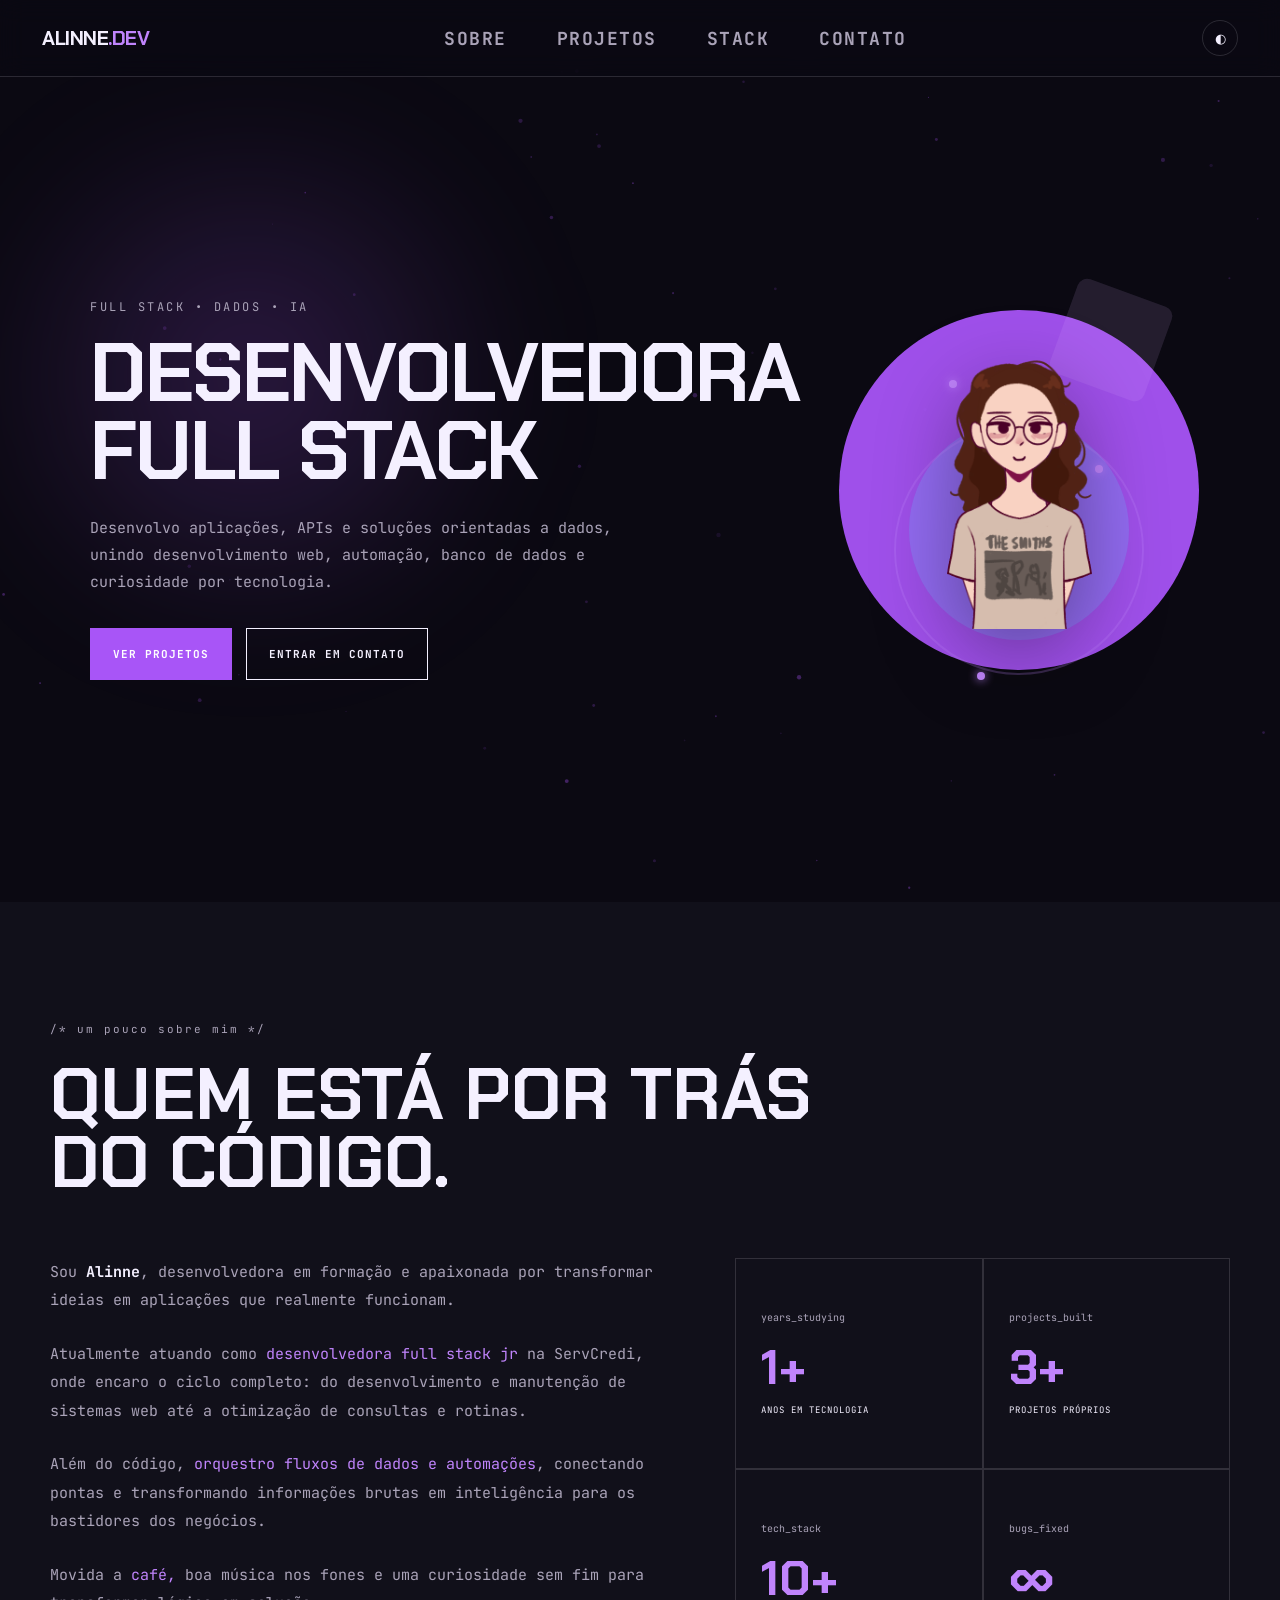
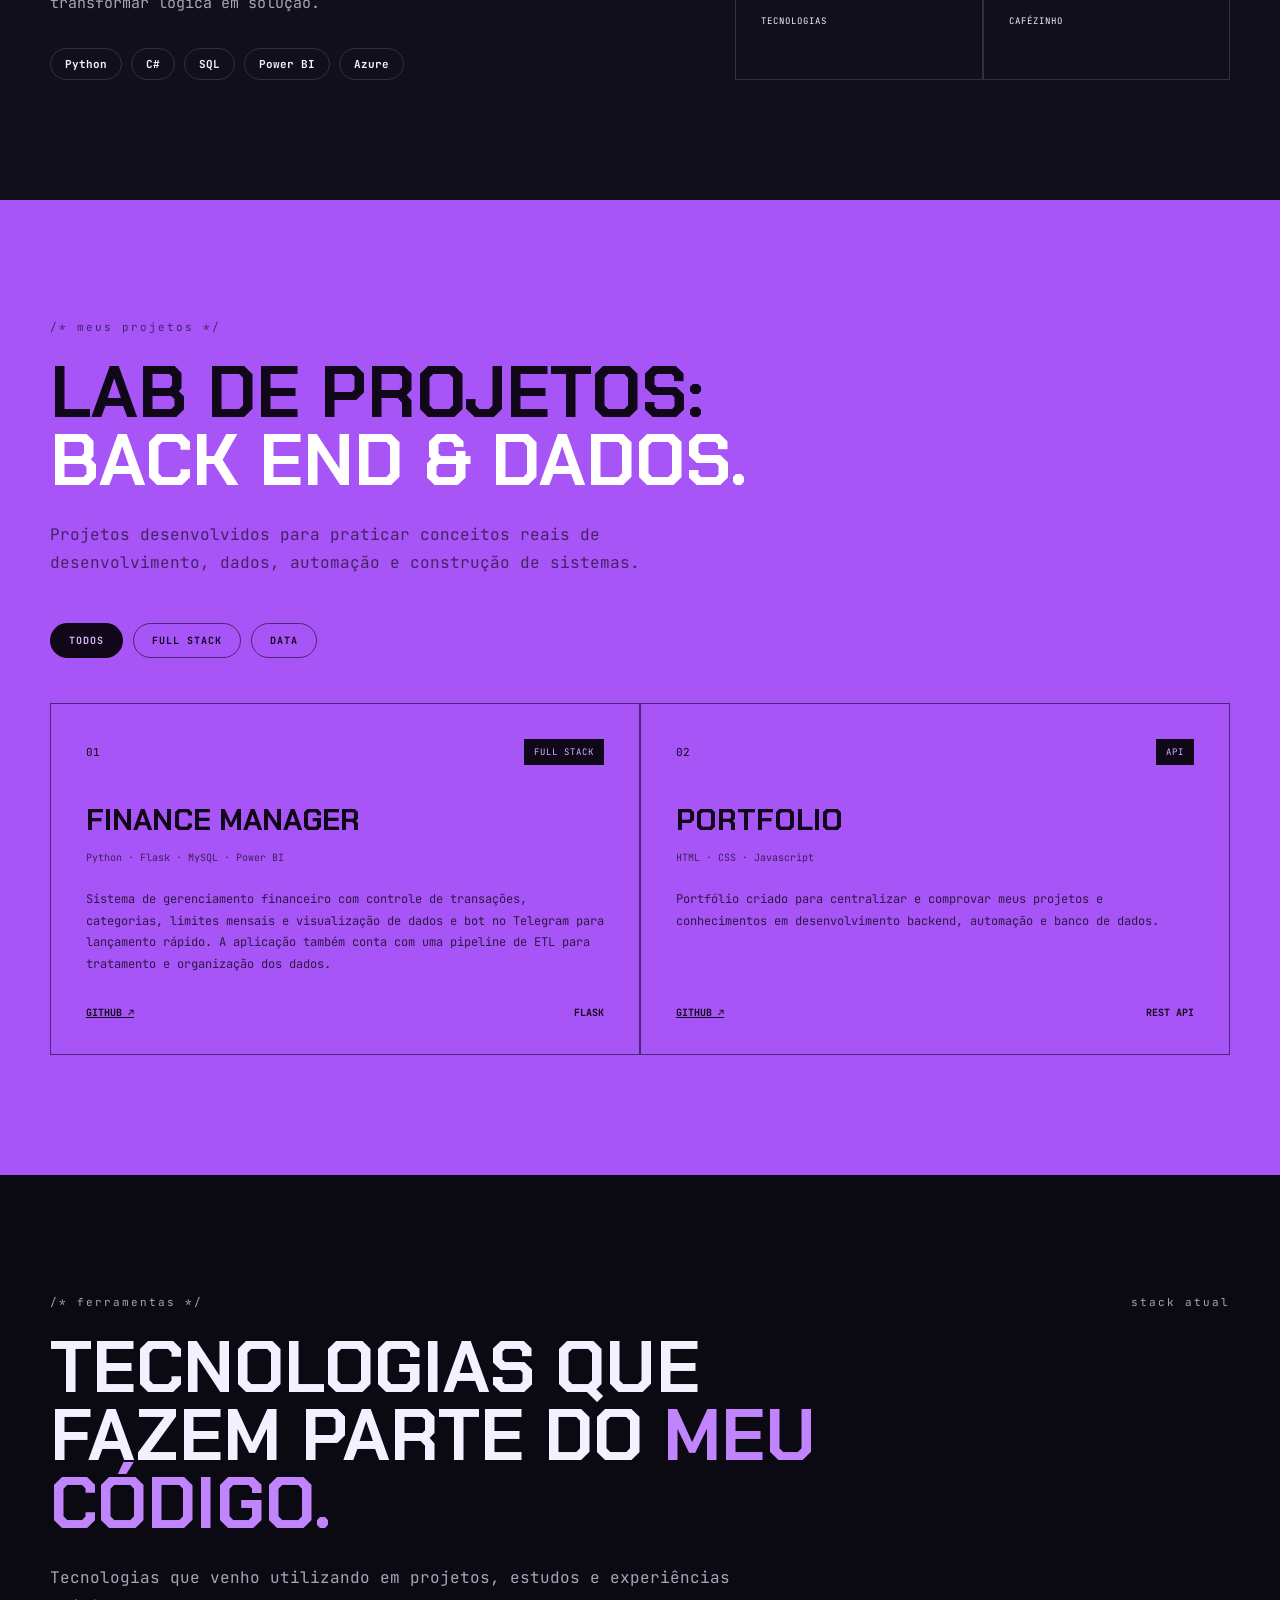
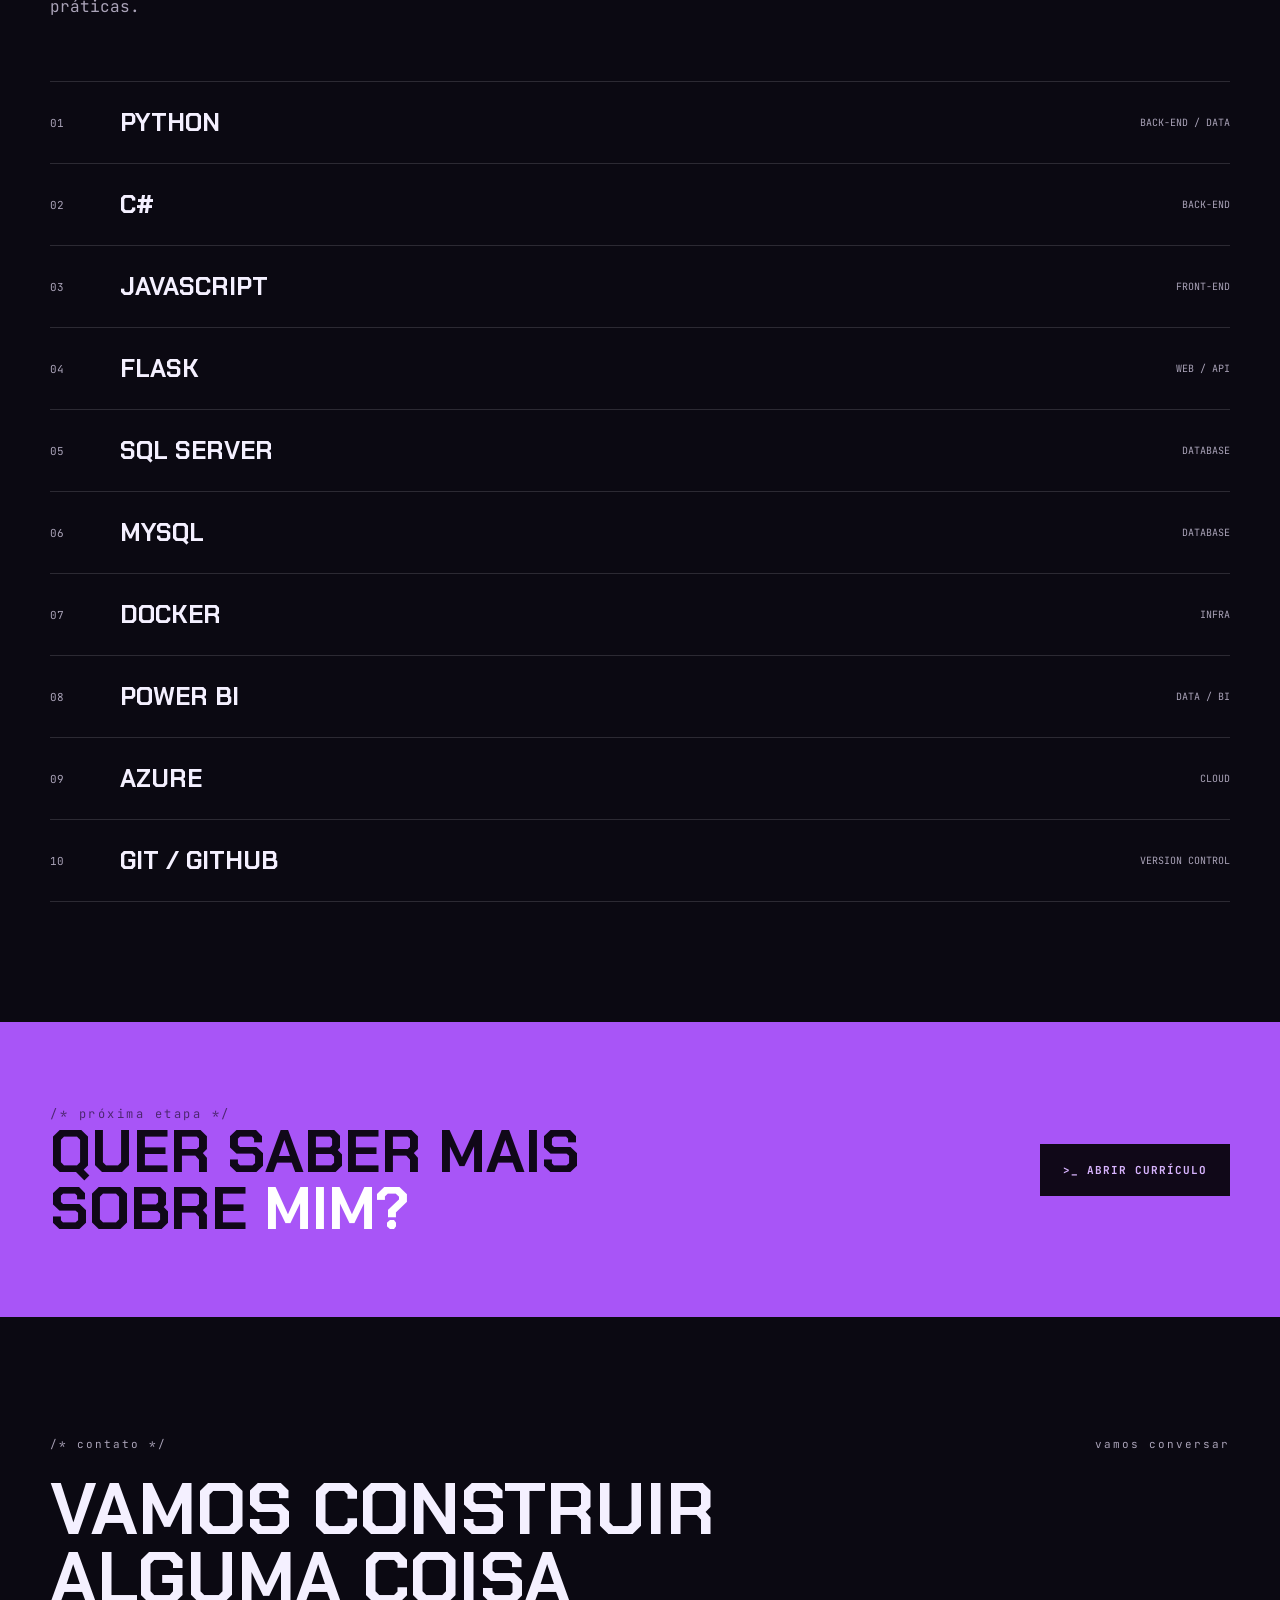
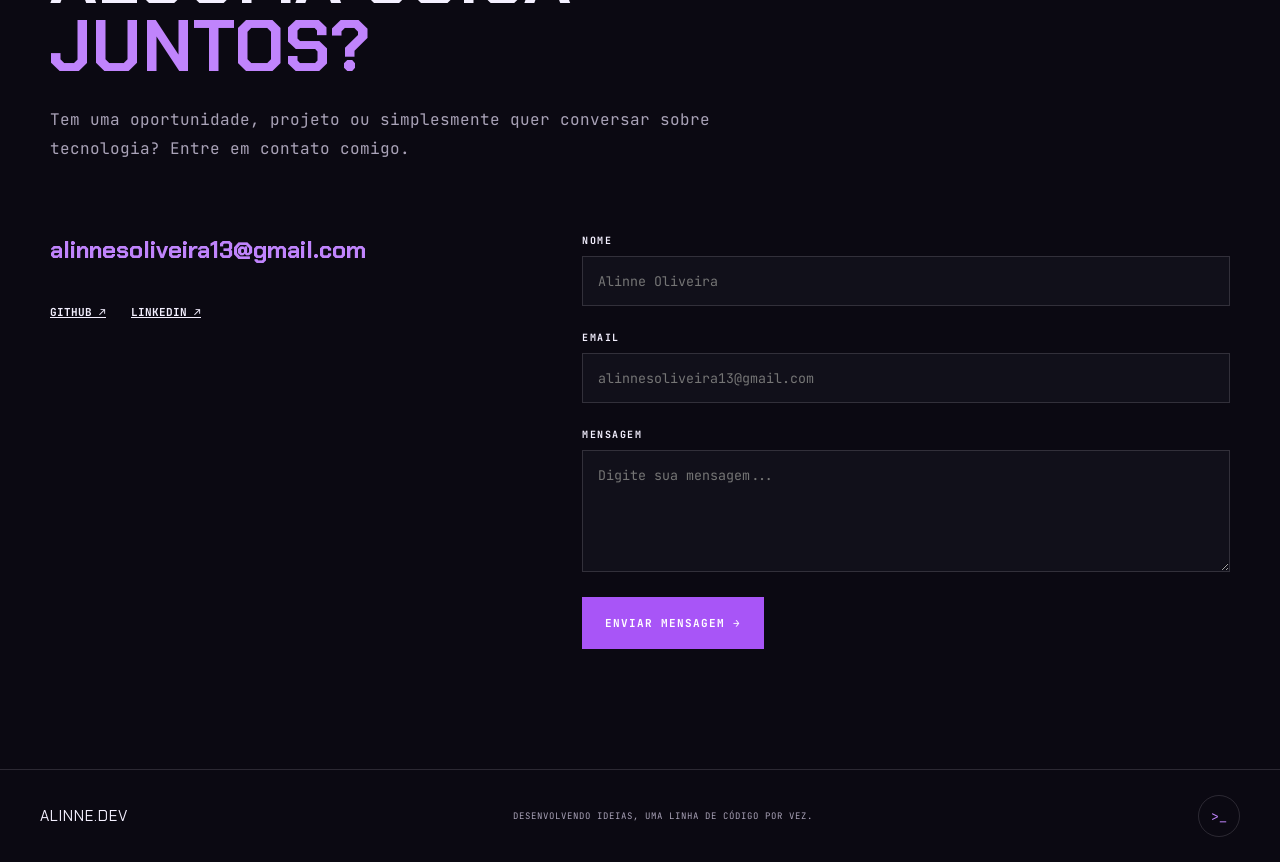
<file: index.html>
<!DOCTYPE html>
<html lang="pt-BR">
<head>
    <meta charset="UTF-8">
    <meta name="viewport" content="width=device-width, initial-scale=1.0">
    <meta name="description" content="Portfólio de Alinne Oliveira — Desenvolvedora Full Stack">
    <meta name="author" content="Alinne Oliveira">
    <title>Alinne Oliveira</title>
    <link rel="preconnect" href="https://fonts.googleapis.com">
    <link rel="preconnect" href="https://fonts.gstatic.com" crossorigin>
    <link href="https://fonts.googleapis.com/css2?family=Chakra+Petch:wght@500;600;700&family=JetBrains+Mono:wght@400;500;600;700&display=swap" rel="stylesheet">
    <link rel="stylesheet" href="style.css">
</head>
<body>

    <div class="scroll-progress" id="scrollProgress"></div>
    <canvas id="particlesCanvas"></canvas>
    <header class="navbar" id="navbar">
        <a href="#home" class="logo">
            ALINNE<span>.DEV</span>
        </a>

        <button class="menu-toggle" id="menuToggle" aria-label="Abrir menu">
            <span></span>
            <span></span>
            <span></span>
        </button>

        <nav class="nav-links" id="navLinks">
            <a href="#about">SOBRE</a>
            <a href="#projects">PROJETOS</a>
            <a href="#stack">STACK</a>
            <!--<a href="#journey">JORNADA</a>-->
            <a href="#contact">CONTATO</a>
        </nav>

        <div class="nav-actions">
            <button id="themeToggle" class="circle-button" aria-label="Alternar tema">
                ◐
            </button>

           <!--- <span class="availability">
                <span class="status-dot"></span>
                OPEN TO WORK
            </span> -->
        </div>
    </header>

    <main>
        <section class="hero" id="home">
            <div class="hero-content">
                <div class="eyebrow">
                    FULL STACK • DADOS • IA
                </div>
                <h1 class="hero-title">DESENVOLVEDORA<br>FULL STACK</h1>

                <p class="hero-description">
                    Desenvolvo aplicações, APIs e soluções orientadas
                    a dados, unindo desenvolvimento web, automação,
                    banco de dados e curiosidade por tecnologia.
                </p>

                <div class="hero-buttons">
                    <a href="#projects" class="button primary">
                        VER PROJETOS 
                    </a>

                    <a href="#contact" class="button secondary">
                        ENTRAR EM CONTATO
                    </a>
                </div>
            </div>

            <div class="hero-visual">
                <div class="visual-shapes">
                    <div class="shape circle-main"></div>
                    <div class="shape circle-secondary"></div>
                    <div class="shape ring"></div>
                    <div class="shape square"></div>
                    <div class="shape dot dot-one"></div>
                    <div class="shape dot dot-two"></div>
                    <div class="shape dot dot-three"></div>
                </div>

                <div class="image-container">
                    <img src="assets/eu.png" alt="euzin" class="profile-image">
                </div>
            </div>
        </section>
        <section class="section about" id="about">
            <div class="section-inner">
                <div class="section-label">
                    <span>/* um pouco sobre mim */</span>
                </div>
                <h2>
                    QUEM ESTÁ POR TRÁS
                    <br>
                    DO CÓDIGO.
                </h2>

                <div class="about-grid reveal">
                    <div class="about-text">
                        <p>
                            Sou <strong>Alinne</strong>, desenvolvedora
                            em formação e apaixonada por transformar
                            ideias em aplicações que realmente funcionam.
                        </p>

                        <p>
                            Atualmente atuando como <span class="highlight">desenvolvedora full stack jr</span>
                            na ServCredi, onde encaro o ciclo completo: do desenvolvimento e manutenção de sistemas web 
                            até a otimização de consultas e rotinas.
                        </p>

                       <p>
                             Além do código, <span class="highlight">orquestro fluxos de dados e automações</span>, 
                            conectando pontas e transformando informações brutas em inteligência para os bastidores dos negócios.
                        </p>

                        <p>
                            Movida a <span class="highlight">café,</span> boa música nos fones e uma curiosidade sem fim para transformar lógica em solução.
                        </p>

                        <div class="tag-container">
                            <span>Python</span>
                            <span>C#</span>
                            <span>SQL</span>
                            <span>Power BI</span>
                            <span>Azure</span>
                        </div>
                    </div>
                    <div class="stats-grid">
                        <div class="stat-card">
                            <span class="stat-key">years_studying</span>
                            <strong>1+</strong>
                            <small>ANOS EM TECNOLOGIA</small>
                        </div>

                        <div class="stat-card">
                            <span class="stat-key">projects_built</span>
                            <strong>3+</strong>
                            <small>PROJETOS PRÓPRIOS</small>
                        </div>

                        <div class="stat-card">
                            <span class="stat-key">tech_stack</span>
                            <strong>10+</strong>
                            <small>TECNOLOGIAS</small>
                        </div>

                        <div class="stat-card">
                            <span class="stat-key">bugs_fixed</span>
                            <strong>∞</strong>
                            <small>CAFÉZINHO</small>
                        </div>
                    </div>
                </div>
            </div>
        </section>
        <section class="section projects" id="projects">
            <div class="section-inner">
                <div class="section-label">
                    <span>/* meus projetos */</span>
                </div>
                <h2>
                    LAB DE PROJETOS:
                    <br>
                    <span>BACK END & DADOS.</span>
                </h2>

                <p class="section-description">
                    Projetos desenvolvidos para praticar conceitos
                    reais de desenvolvimento, dados, automação
                    e construção de sistemas.
                </p>

                <div class="filter-container">
                    <button class="filter active" data-filter="all">TODOS</button>
                    <button class="filter" data-filter="fullstack">FULL STACK</button>
                    <button class="filter" data-filter="data">DATA</button>
                    <!--<button class="filter" data-filter="automation">AUTOMAÇÃO</button>-->
                    <!--<button class="filter" data-filter="web">WEB</button>-->
                </div>

                <div class="projects-grid">
                    <article class="project-card" data-category="fullstack data">
                        <div class="project-header">
                            <span class="project-number">01</span>
                            <span class="project-type">FULL STACK</span>
                        </div>
                        <h3>FINANCE MANAGER</h3>
                        <div class="project-tech">
                            Python · Flask · MySQL · Power BI
                        </div>
                        <p>
                            Sistema de gerenciamento financeiro com
                            controle de transações, categorias,
                            limites mensais e visualização de dados e
                             bot no Telegram para lançamento rápido.
                            A aplicação também conta com uma pipeline
                            de ETL para tratamento e organização dos dados.
                        </p>
                        <div class="project-footer">
                            <a href="https://github.com/alinneoliveira-dev/finance-manager" target="_blank" rel="noopener noreferrer">GITHUB ↗</a>
                            <span>FLASK</span>
                        </div>
                    </article>

                    <article class="project-card" data-category="fullstack">
                        <div class="project-header">
                            <span class="project-number">02</span>
                            <span class="project-type">API</span>
                        </div>
                        <h3>PORTFOLIO</h3>

                        <div class="project-tech">
                            HTML · CSS · Javascript
                        </div>

                        <p>
                            Portfólio criado para centralizar e comprovar meus projetos e conhecimentos em desenvolvimento backend, automação e banco de dados.
                        </p>

                        <div class="project-footer">
                            <a href="#" target="_blank">GITHUB ↗</a>
                            <span>REST API</span>
                        </div>
                    </article>

                </div>
            </div>
        </section>

        <!-- STACK -->
        <section class="section stack" id="stack">
            <div class="section-inner">
                <div class="section-label">
                    <span>/* ferramentas */</span>
                    <span>stack atual</span>
                </div>

                <h2>
                    TECNOLOGIAS QUE
                    <br>
                    FAZEM PARTE DO
                    <span>MEU CÓDIGO.</span>
                </h2>

                <p class="section-description">
                    Tecnologias que venho utilizando em projetos,
                    estudos e experiências práticas.
                </p>

                <div class="stack-list">
                    <div class="stack-item">
                        <span class="stack-index">01</span>
                        <span class="stack-name">PYTHON</span>
                        <span class="stack-area">BACK-END / DATA</span>
                    </div>

                    <div class="stack-item">
                        <span class="stack-index">02</span>
                        <span class="stack-name">C#</span>
                        <span class="stack-area">BACK-END</span>
                    </div>

                    <div class="stack-item">
                        <span class="stack-index">03</span>
                        <span class="stack-name">JAVASCRIPT</span>
                        <span class="stack-area">FRONT-END</span>
                    </div>

                    <div class="stack-item">
                        <span class="stack-index">04</span>
                        <span class="stack-name">FLASK</span>
                        <span class="stack-area">WEB / API</span>
                    </div>

                    <div class="stack-item">
                        <span class="stack-index">05</span>
                        <span class="stack-name">SQL SERVER</span>
                        <span class="stack-area">DATABASE</span>
                    </div>

                    <div class="stack-item">
                        <span class="stack-index">06</span>
                        <span class="stack-name">MYSQL</span>
                        <span class="stack-area">DATABASE</span>
                    </div>

                    <div class="stack-item">
                        <span class="stack-index">07</span>
                        <span class="stack-name">DOCKER</span>
                        <span class="stack-area">INFRA</span>
                    </div>

                    <div class="stack-item">
                        <span class="stack-index">08</span>
                        <span class="stack-name">POWER BI</span>
                        <span class="stack-area">DATA / BI</span>
                    </div>

                    <div class="stack-item">
                        <span class="stack-index">09</span>
                        <span class="stack-name">AZURE</span>
                        <span class="stack-area">CLOUD</span>
                    </div>

                    <div class="stack-item">
                        <span class="stack-index">10</span>
                        <span class="stack-name">GIT / GITHUB</span>
                        <span class="stack-area">VERSION CONTROL</span>
                    </div>
                </div>
            </div>
        </section>

  

        <!-- CURRÍCULO -->
        <section class="cv-section" id="cv">
            <div class="cv-inner">
                <div>
                    <span class="eyebrow">/* próxima etapa */</span>

                    <h2>
                        QUER SABER MAIS
                        <br>
                        SOBRE <span>MIM?</span>
                    </h2>
                </div>

                <a href="assets/curriculo.pdf" target="_blank" class="button dark-button">
                    &gt;_ ABRIR CURRÍCULO
                </a>
            </div>
        </section>

        <!-- CONTATO -->
        <section class="section contact" id="contact">
            <div class="section-inner">
                <div class="section-label">
                    <span>/* contato */</span>
                    <span>vamos conversar</span>
                </div>

                <h2>
                    VAMOS CONSTRUIR
                    <br>
                    ALGUMA COISA
                    <span>JUNTOS?</span>
                </h2>

                <p class="section-description">
                    Tem uma oportunidade, projeto ou simplesmente
                    quer conversar sobre tecnologia?
                    Entre em contato comigo.
                </p>

                <div class="contact-grid">
                    <div class="contact-info">
                        <a href="mailto:alinnesoliveira13@gmail.com" class="contact-email">
                            alinnesoliveira13@gmail.com
                        </a>
                        <div class="social-links">
                           <a href="https://github.com/alinneoliveira-dev" target="_blank">GITHUB ↗</a>
                           <a href="https://www.linkedin.com/in/alinne-oliveira" target="_blank">LINKEDIN ↗</a>
                        </div>
                      </div>

                    <form class="contact-form" id="contactForm">
                        <div class="input-group">
                            <label for="name">NOME</label>
                            <input type="text" id="name" placeholder="Alinne Oliveira" required>
                        </div>

                        <div class="input-group">
                            <label for="email">EMAIL</label>
                            <input type="email" id="email" placeholder="alinnesoliveira13@gmail.com" required>
                        </div>

                        <div class="input-group">
                            <label for="message">MENSAGEM</label>
                            <textarea id="message" rows="5" placeholder="Digite sua mensagem..." required></textarea>
                        </div>

                        <button type="submit" class="button primary">
                            ENVIAR MENSAGEM →
                        </button>
                    </form>
                </div>
            </div>
        </section>

    </main>

    <!-- FOOTER -->
    <footer>
        <div>ALINNE.DEV</div>

        <div>
            DESENVOLVENDO IDEIAS,
            UMA LINHA DE CÓDIGO POR VEZ.
        </div>

        <button id="backTop">
            &gt;_
        </button>
    </footer>

    <!-- JAVASCRIPT -->
    <script src="script.js"></script>
</body>
</html>
</file>
<file: style.css>
:root {
    --bg: #f7f5fa;
    --bg-secondary: #eeebf3;
    --text: #17121f;
    --text-secondary: #625b6d;
    --accent: #7c3aed;
    --accent-light: #a855f7;
    --accent-soft: #c084fc;
    --blue: #6366f1;
    --panel: #ffffff;
    --border: rgba(23, 18, 31, 0.15);
    --max-width: 1180px;
    --transition: 0.25s ease;
}
/*dark mode */
body.dark {
    --bg: #0b0912;
    --bg-secondary: #11101a;
    --text: #f4f0ff;
    --text-secondary: #aaa3b8;
    --accent: #a855f7;
    --accent-light: #c084fc;
    --accent-soft: #d8b4fe;
    --blue: #818cf8;
    --panel: #11101a;
    --border: rgba(244, 240, 255, 0.14);
}

* {
    margin: 0;
    padding: 0;
    box-sizing: border-box;
}

html {
    scroll-behavior: smooth;
}

body {
    background: var(--bg);
    color: var(--text);
    font-family: "JetBrains Mono", monospace;
    overflow-x: hidden;
    transition: background-color .3s ease, color .3s ease;
}

a {
    color: inherit;
    text-decoration: none;
}

button,
input,
textarea {
    font-family: inherit;
}

::selection {
    background: var(--accent);
    color: white;
}


.scroll-progress {
    position: fixed;
    top: 0;
    left: 0;
    width: 0%;
    height: 3px;
    background: var(--accent-light);
    box-shadow: 0 0 12px var(--accent);
    z-index: 9999;
}

/* particulas */

#particlesCanvas {
    position: fixed;
    inset: 0;
    width: 100%;
    height: 100%;
    pointer-events: none;
    z-index: 0;
    opacity: .45;
}

.navbar {
    position: sticky;
    top: 0;
    z-index: 1000;
    width: 100%;
    display: flex;
    align-items: center;
    justify-content: space-between;
    gap: 30px;
    padding: 20px 42px;
    background: rgba(11, 9, 18, .72);
    backdrop-filter: blur(12px);
    border-bottom: 1px solid var(--border);
}

.logo {
    font-family: "Chakra Petch", sans-serif;
    font-size: 20px;
    font-weight: 700;
    letter-spacing: -.5px;
    white-space: nowrap;
}

.logo span {
    color: var(--accent-light);
}

.nav-links {
    display: flex;
    align-items: center;
    gap: 50px;
}

.nav-links a {
    font-size: 18px;
    font-weight: 700;
    letter-spacing: 1.5px;
    color: var(--text-secondary);
    transition: var(--transition);
}

.nav-links a:hover {
    color: var(--accent-light);
}

.nav-actions {
    display: flex;
    align-items: center;
    gap: 12px;
}

.circle-button {
    width: 36px;
    height: 36px;
    border-radius: 50%;
    background: transparent;
    border: 1px solid var(--border);
    color: var(--text);
    cursor: pointer;
    transition: var(--transition);
}

.circle-button:hover {
    background: var(--text);
    color: var(--bg);
}

.availability {
    display: flex;
    align-items: center;
    gap: 8px;
    padding: 7px 13px;
    border: 1px solid var(--border);
    border-radius: 30px;
    font-size: 10px;
    letter-spacing: 1.2px;
    font-weight: 700;
}

.status-dot {
    width: 7px;
    height: 7px;
    border-radius: 50%;
    background: var(--accent-light);
    box-shadow: 0 0 8px var(--accent-light);
}

.menu-toggle {
    display: none;
    background: transparent;
    border: none;
    cursor: pointer;
}

.menu-toggle span {
    display: block;
    width: 25px;
    height: 2px;
    margin: 5px;
    background: var(--text);
}

/* hero */

.hero {
    position: relative;
    max-width: var(--max-width);
    min-height: calc(100vh - 75px);
    margin: auto;
    padding: 80px 40px;
    display: grid;
    grid-template-columns: 1.1fr .9fr;
    align-items: center;
    gap: 80px;
    z-index: 1;
}

.hero::before {
    content: "";
    position: absolute;
    width: 700px;
    height: 500px;
    left: -150px;
    top: 50px;
    background: radial-gradient(circle, rgba(168, 85, 247, .22), transparent 65%);
    filter: blur(60px);
    z-index: -1;
}

.eyebrow {
    font-size: 12px;
    letter-spacing: 2.5px;
    color: var(--text-secondary);
    margin-bottom: 20px;
}

.hero-title,
.section h2,
.cv-section h2 {
    font-family: "Chakra Petch", sans-serif;
    font-weight: 700;
    text-transform: uppercase;
    line-height: .95;
}

.hero-title {
    font-size: clamp(48px, 7vw, 82px);
    letter-spacing: -2px;
}

.hero-title span {
    color: var(--accent-light);
}

.hero-description {
    max-width: 560px;
    margin-top: 25px;
    color: var(--text-secondary);
    font-size: 15px;
    line-height: 1.8;
}

.hero-buttons {
    display: flex;
    flex-wrap: wrap;
    gap: 14px;
    margin-top: 32px;
}

.button {
    display: inline-flex;
    align-items: center;
    justify-content: center;
    min-height: 52px;
    padding: 0 22px;
    border: 1px solid var(--text);
    font-size: 11px;
    letter-spacing: 1px;
    font-weight: 700;
    cursor: pointer;
    transition: var(--transition);
}

.button.primary {
    background: var(--accent);
    color: white;
    border-color: var(--accent);
}

.button.primary:hover {
    background: var(--accent-light);
    transform: translateY(-3px);
    box-shadow: 0 12px 30px rgba(168, 85, 247, .25);
}

.button.secondary {
    background: transparent;
    color: var(--text);
}

.button.secondary:hover {
    background: var(--text);
    color: var(--bg);
}

.hero-visual {
    position: relative;
    min-height: 500px;
    display: flex;
    align-items: center;
    justify-content: center;
}

.visual-shapes {
    position: absolute;
    inset: 0;
}

.shape {
    position: absolute;
}

.circle-main {
    width: 360px;
    height: 360px;
    border-radius: 50%;
    background: var(--accent);
    opacity: .95;
    left: 50%;
    top: 50%;
    transform: translate(-50%, -50%);
}

.circle-secondary {
    width: 220px;
    height: 220px;
    border-radius: 70%;
    background: var(--blue);
    opacity: .45;
    left: 50%;
    top: 58%;
    transform: translate(-50%, -50%);
}

.ring {
    width: 250px;
    height: 250px;
    border: 2px solid var(--accent-light);
    border-radius: 50%;
    left: 50%;
    top: 62%;
    transform: translate(-50%, -50%);
    opacity: .25;
}

.square {
    width: 100px;
    height: 100px;
    border-radius: 10px;
    background: var(--accent-soft);
    opacity: .12;
    left: 65%;
    top: 10%;
    transform: rotate(20deg);
}

.dot {
    width: 8px;
    height: 8px;
    border-radius: 50%;
    background: var(--accent-light);
    box-shadow: 0 0 10px var(--accent-light);
}

.dot-one {
    left: 25%;
    top: 28%;
}

.dot-two {
    right: 20%;
    top: 45%;
}

.dot-three {
    left: 35%;
    bottom: 12%;
}
.image-container {
    position: relative;
    width: 80%;
    z-index: 2;
    display: flex;
    justify-content: center;
}

.profile-image {
    width: 125%;
    max-height: 800px;
    object-fit: contain;
    filter: drop-shadow(0 25px 40px rgba(0,0,0,.35));
    transition: .4s ease;
}

.profile-image:hover {
    transform: translateY(-8px);
}

/* seções */

.section {
    position: relative;
    z-index: 1;
    padding: 120px 40px;
}

.section-inner {
    max-width: var(--max-width);
    margin: auto;
}

.section-label {
    display: flex;
    justify-content: space-between;
    gap: 30px;
    margin-bottom: 25px;
    color: var(--text-secondary);
    font-size: 11px;
    letter-spacing: 2px;
}

.section h2 {
    font-size: clamp(42px, 6vw, 72px);
    max-width: 850px;
}

.section h2 span {
    color: var(--accent-light);
}

.section-description {
    max-width: 700px;
    margin-top: 25px;
    color: var(--text-secondary);
    line-height: 1.8;
}

/* sobre mim */

.about {
    background: var(--bg-secondary);
}

.about-grid {
    display: grid;
    grid-template-columns: 1.1fr .9fr;
    gap: 80px;
    margin-top: 60px;
}

.about-text p {
    font-size: 15px;
    line-height: 1.9;
    color: var(--text-secondary);
    margin-bottom: 25px;
}

.about-text strong {
    color: var(--text);
}

.highlight {
    color: var(--accent-light);
}

.tag-container {
    display: flex;
    flex-wrap: wrap;
    gap: 9px;
    margin-top: 30px;
}

.tag-container span {
    border: 1px solid var(--border);
    border-radius: 30px;
    padding: 8px 14px;
    font-size: 11px;
    font-weight: 700;
}

.stats-grid {
    display: grid;
    grid-template-columns: repeat(2, 1fr);
}

.stat-card {
    min-height: 170px;
    padding: 25px;
    border: 1px solid var(--border);
    background: var(--panel);
    display: flex;
    flex-direction: column;
    justify-content: center;
}

.stat-key {
    font-size: 10px;
    color: var(--text-secondary);
    margin-bottom: 12px;
}

.stat-card strong {
    font-family: "Chakra Petch", sans-serif;
    font-size: 48px;
    color: var(--accent-light);
}

.stat-card small {
    margin-top: 5px;
    font-size: 9px;
    letter-spacing: 1px;
}

/* projetos */

.projects {
    background: var(--accent);
    color: #100818;
}

.projects .section-label,
.projects .section-description {
    color: rgba(16, 8, 24, .65);
}

.projects h2 span {
    color: #ffffff;
}

.filter-container {
    display: flex;
    flex-wrap: wrap;
    gap: 10px;
    margin: 45px 0;
}

.filter {
    background: transparent;
    border: 1px solid rgba(16, 8, 24, .6);
    border-radius: 30px;
    padding: 10px 18px;
    font-size: 10px;
    font-weight: 700;
    letter-spacing: 1px;
    cursor: pointer;
    color: #100818;
}

.filter.active,
.filter:hover {
    background: #100818;
    color: var(--accent-soft);
}

.projects-grid {
    display: grid;
    grid-template-columns: repeat(2, 1fr);
}

.project-card {
    padding: 35px;
    min-height: 350px;
    border: 1px solid rgba(16, 8, 24, .6);
    display: flex;
    flex-direction: column;
    transition: .3s ease;
}

.project-card:hover {
    background: rgba(255,255,255,.08);
    transform: translateY(-4px);
}

.project-card.hidden {
    display: none;
}

.project-header {
    display: flex;
    justify-content: space-between;
    align-items: center;
    margin-bottom: 35px;
}

.project-number {
    font-size: 11px;
}

.project-type {
    background: #100818;
    color: var(--accent-soft);
    padding: 7px 10px;
    font-size: 9px;
    letter-spacing: 1px;
}

.project-card h3 {
    font-family: "Chakra Petch", sans-serif;
    font-size: 30px;
    margin-bottom: 12px;
}

.project-tech {
    font-size: 10px;
    opacity: .7;
    margin-bottom: 25px;
}

.project-card p {
    font-size: 12px;
    line-height: 1.8;
    opacity: .8;
}

.project-footer {
    display: flex;
    justify-content: space-between;
    align-items: center;
    margin-top: auto;
    padding-top: 30px;
    font-size: 10px;
    font-weight: 700;
}

.project-footer a {
    text-decoration: underline;
}

.stack {
    background: var(--bg);
}

.stack-list {
    margin-top: 60px;
    border-top: 1px solid var(--border);
}

.stack-item {
    display: grid;
    grid-template-columns: 70px 1fr 200px;
    align-items: center;
    padding: 24px 0;
    border-bottom: 1px solid var(--border);
    transition: .25s ease;
}

.stack-item:hover {
    padding-left: 15px;
    color: var(--accent-light);
}

.stack-index {
    color: var(--text-secondary);
    font-size: 11px;
}

.stack-name {
    font-family: "Chakra Petch", sans-serif;
    font-size: 25px;
    font-weight: 700;
}

.stack-area {
    color: var(--text-secondary);
    font-size: 10px;
    text-align: right;
}

.journey {
    background: var(--bg-secondary);
}

.timeline {
    margin-top: 70px;
    border-left: 1px solid var(--border);
}

.timeline-item {
    display: grid;
    grid-template-columns: 180px 1fr;
    gap: 40px;
    padding: 0 0 70px 35px;
    position: relative;
}

.timeline-item::before {
    content: "";
    position: absolute;
    width: 9px;
    height: 9px;
    border-radius: 50%;
    background: var(--accent);
    left: -5px;
    top: 5px;
    box-shadow: 0 0 12px var(--accent);
}

.timeline-year {
    font-size: 12px;
    color: var(--accent-light);
    font-weight: 700;
}

.timeline-content > span {
    font-size: 10px;
    color: var(--text-secondary);
    letter-spacing: 1.5px;
}

.timeline-content h3 {
    font-family: "Chakra Petch", sans-serif;
    font-size: 32px;
    margin: 10px 0 15px;
}

.timeline-content p {
    max-width: 650px;
    color: var(--text-secondary);
    font-size: 13px;
    line-height: 1.8;
}

/* curriculo */

.cv-section {
    position: relative;
    z-index: 1;
    background: var(--accent);
    color: #100818;
    padding: 80px 40px;
}

.cv-inner {
    max-width: var(--max-width);
    margin: auto;
    display: flex;
    align-items: center;
    justify-content: space-between;
    gap: 40px;
}

.cv-section .eyebrow {
    color: rgba(16,8,24,.6);
}

.cv-section h2 {
    font-size: clamp(40px, 5vw, 60px);
}

.cv-section h2 span {
    color: white;
}

.dark-button {
    background: #100818;
    border-color: #100818;
    color: var(--accent-soft);
    white-space: nowrap;
}

.dark-button:hover {
    background: transparent;
    color: #100818;
}

/* contato */

.contact {
    background: var(--bg);
}

.contact-grid {
    display: grid;
    grid-template-columns: .8fr 1.2fr;
    gap: 100px;
    margin-top: 70px;
}

.contact-email {
    font-family: "Chakra Petch", sans-serif;
    font-size: 24px;
    font-weight: 700;
    color: var(--accent-light);
}

.social-links {
    display: flex;
    gap: 25px;
    margin-top: 40px;
}

.social-links a {
    font-size: 11px;
    font-weight: 700;
    text-decoration: underline;
}

.contact-form {
    display: flex;
    flex-direction: column;
    gap: 25px;
}

.input-group {
    display: flex;
    flex-direction: column;
    gap: 9px;
}

.input-group label {
    font-size: 10px;
    letter-spacing: 1.5px;
    font-weight: 700;
}

.input-group input,
.input-group textarea {
    width: 100%;
    padding: 15px;
    border: 1px solid var(--border);
    background: var(--panel);
    color: var(--text);
    outline: none;
    resize: vertical;
}

.input-group input:focus,
.input-group textarea:focus {
    border-color: var(--accent-light);
    box-shadow: 0 0 0 2px rgba(168,85,247,.08);
}

.contact-form .button {
    align-self: flex-start;
}

footer {
    position: relative;
    z-index: 1;
    padding: 25px 40px;
    display: flex;
    align-items: center;
    justify-content: space-between;
    gap: 20px;
    border-top: 1px solid var(--border);
    font-size: 9px;
    color: var(--text-secondary);
    letter-spacing: 1px;
}

footer > div:first-child {
    font-family: "Chakra Petch", sans-serif;
    font-size: 15px;
    color: var(--text);
}

#backTop {
    width: 42px;
    height: 42px;
    border-radius: 50%;
    border: 1px solid var(--border);
    background: transparent;
    color: var(--accent-light);
    cursor: pointer;
}

.reveal {
    opacity: 0;
    transform: translateY(25px);
    transition: opacity .7s ease, transform .7s ease;
}

.reveal.visible {
    opacity: 1;
    transform: translateY(0);
}

/* responsivo */

@media (max-width: 900px) {
    .navbar {
        padding: 16px 20px;
        flex-wrap: wrap;
    }

    .menu-toggle {
        display: block;
        order: 2;
    }

    .nav-actions {
        order: 3;
    }

    .nav-links {
        display: none;
        width: 100%;
        order: 4;
        flex-direction: column;
        align-items: flex-start;
        gap: 20px;
        padding: 25px 0;
        border-top: 1px solid var(--border);
    }

    .nav-links.open {
        display: flex;
    }

    .availability {
        display: none;
    }

    .hero {
        grid-template-columns: 1.1fr .9fr;
        gap: 100px; /* aumente para 90px ou 100px */
        padding: 70px 25px;
        min-height: auto;
    }

    .hero-visual {
        min-height: 400px;
        order: -1;
        
    }

    .hero-content {
        text-align: center;
    }

    .hero-description {
        margin-left: auto;
        margin-right: auto;
    }

    .hero-buttons {
        justify-content: center;
    }

    .about-grid {
        grid-template-columns: 1fr;
        gap: 50px;
    }

    .projects-grid {
        grid-template-columns: 1fr;
    }

    .contact-grid {
        grid-template-columns: 1fr;
        gap: 50px;
    }

    .cv-inner {
        flex-direction: column;
        align-items: flex-start;
    }
}

@media (max-width: 600px) {
    .section {
        padding: 80px 20px;
    }

    .hero {
        padding: 55px 20px;
    }

    .hero-title {
        font-size: 45px;
        letter-spacing: -1px;
    }

    .hero-visual {
        min-height: 330px;
    }

    .circle-main {
        width: 210px;
        height: 210px;
        
    }

    .image-container {
        width: 90%;
    }

    .section-label {
        flex-direction: column;
        gap: 8px;
    }

    .section h2 {
        font-size: 42px;
    }

    .stats-grid {
        grid-template-columns: 1fr 1fr;
    }

    .stat-card {
        min-height: 130px;
        padding: 17px;
    }

    .stat-card strong {
        font-size: 36px;
    }

    .project-card {
        min-height: 320px;
        padding: 25px;
    }

    .stack-item {
        grid-template-columns: 40px 1fr;
        gap: 10px;
    }

    .stack-area {
        grid-column: 2;
        text-align: left;
    }

    .stack-name {
        font-size: 21px;
    }

    .timeline-item {
        grid-template-columns: 1fr;
        gap: 10px;
        padding-left: 25px;
    }

    .timeline-content h3 {
        font-size: 27px;
    }

    .cv-section {
        padding: 60px 20px;
    }

    .cv-section h2 {
        font-size: 42px;
    }

    footer {
        padding: 25px 20px;
        flex-direction: column;
        align-items: flex-start;
    }
}

@media (max-width: 400px) {
    .hero-title {
        font-size: 39px;
    }

    .section h2 {
        font-size: 36px;
    }

    .hero-buttons {
        flex-direction: column;
    }

    .button {
        width: 100%;
    }

    .stats-grid {
        grid-template-columns: 1fr;
    }
}
</file>
